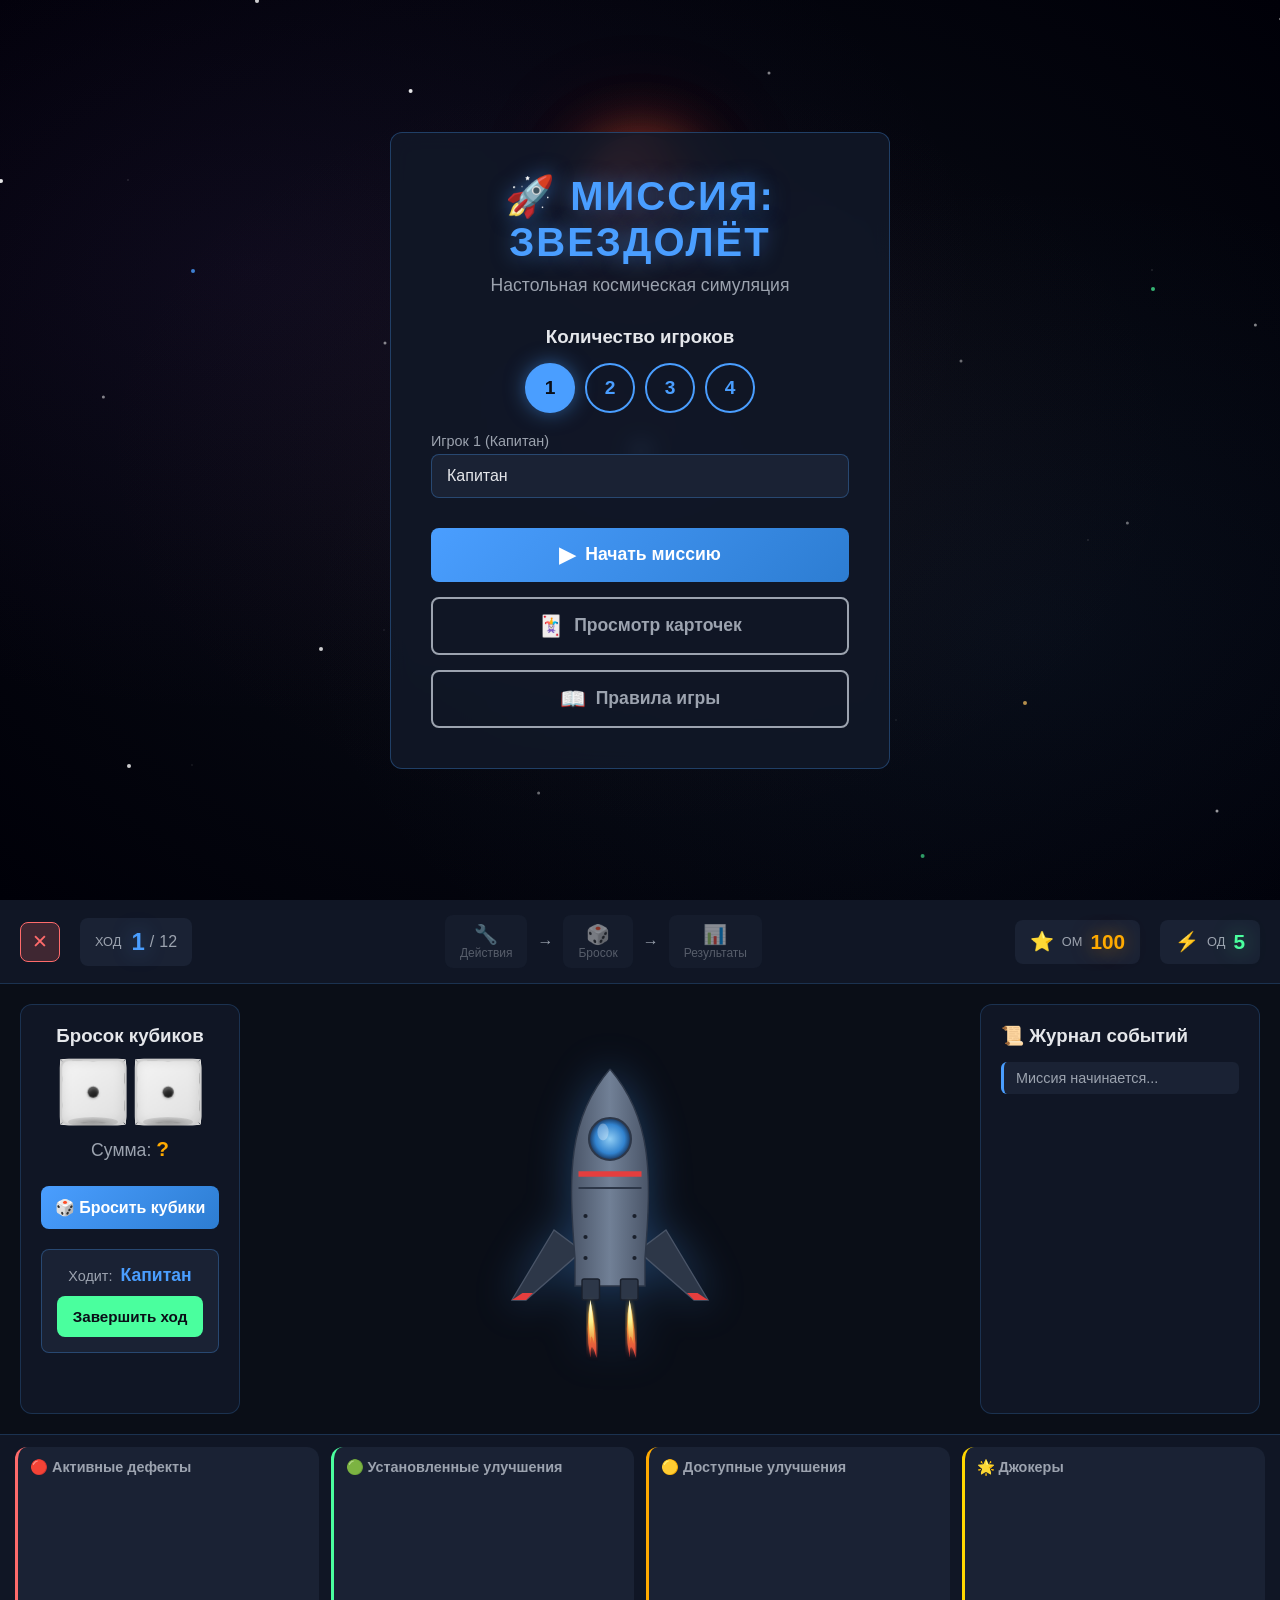
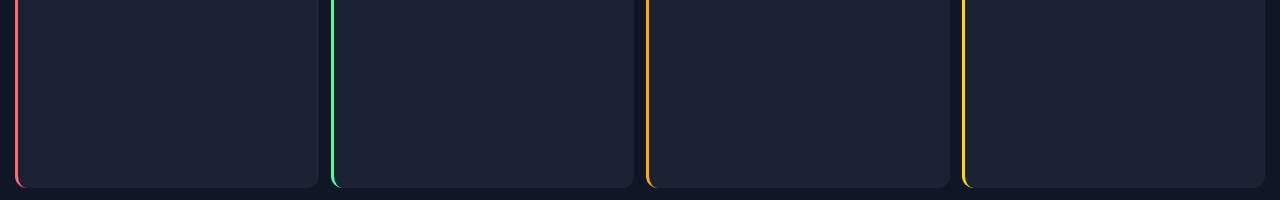
<file: index.html>
<!DOCTYPE html>
<html lang="ru">
<head>
    <meta charset="UTF-8">
    <meta name="viewport" content="width=device-width, initial-scale=1.0">
    <title>Миссия: Звездолёт</title>
    <link rel="stylesheet" href="css/style.css">
</head>
<body>
    <!-- Анимированный фон - полёт к красной планете -->
    <div class="stars-bg">
        <div class="nebula"></div>
        <div class="twinkle"></div>
        <div class="star-streaks s1"></div>
        <div class="star-streaks s2"></div>
        <div class="star-streaks s3"></div>
        <div class="star-streaks s4"></div>
        <div class="star-streaks s5"></div>
        <div class="star-streaks s6"></div>
        <div class="star-streaks s7"></div>
        <div class="star-streaks s8"></div>
        <div class="stars"></div>
        <div class="stars2"></div>
        <div class="stars3"></div>
    </div>

    <!-- Главный контейнер -->
    <div id="app">
        <!-- Экран главного меню -->
        <div id="main-menu" class="screen active">
            <div class="menu-container">
                <h1 class="game-title">
                    <span class="title-icon">🚀</span>
                    МИССИЯ: ЗВЕЗДОЛЁТ
                </h1>
                <p class="subtitle">Настольная космическая симуляция</p>

                <div class="player-setup">
                    <h3>Количество игроков</h3>
                    <div class="player-count-selector">
                        <button class="player-btn active" data-count="1">1</button>
                        <button class="player-btn" data-count="2">2</button>
                        <button class="player-btn" data-count="3">3</button>
                        <button class="player-btn" data-count="4">4</button>
                    </div>

                    <div id="player-names" class="player-names">
                        <div class="player-input">
                            <label>Игрок 1 (Капитан)</label>
                            <input type="text" id="player-1" placeholder="Имя игрока" value="Капитан">
                        </div>
                        <div class="player-input">
                            <label>Игрок 2</label>
                            <input type="text" id="player-2" placeholder="Имя игрока" value="Инженер">
                        </div>
                    </div>
                </div>

                <button id="start-game" class="btn-primary">
                    <span class="btn-icon">▶</span>
                    Начать миссию
                </button>

                <button id="view-cards" class="btn-secondary">
                    <span class="btn-icon">🃏</span>
                    Просмотр карточек
                </button>

                <button id="view-rules" class="btn-secondary">
                    <span class="btn-icon">📖</span>
                    Правила игры
                </button>
            </div>
        </div>

        <!-- Экран просмотра карточек -->
        <div id="cards-viewer" class="screen">
            <div class="viewer-header">
                <button id="back-to-menu" class="btn-back">← Назад</button>
                <h2>Библиотека карточек</h2>
                <div class="card-filters">
                    <button class="filter-btn active" data-filter="all">Все</button>
                    <button class="filter-btn" data-filter="defects">Дефекты</button>
                    <button class="filter-btn" data-filter="upgrades">Улучшения</button>
                    <button class="filter-btn" data-filter="jokers">Джокеры</button>
                </div>
            </div>
            <div id="cards-grid" class="cards-grid"></div>
        </div>

        <!-- Игровой экран -->
        <div id="game-screen" class="screen">
            <!-- Верхняя панель статуса -->
            <div class="game-header">
                <div class="header-left">
                    <button id="exit-game" class="btn-exit">✕</button>
                    <div class="turn-info">
                        <span class="turn-label">ХОД</span>
                        <span id="current-turn" class="turn-number">1</span>
                        <span class="turn-divider">/</span>
                        <span id="max-turns" class="turn-max">12</span>
                    </div>
                </div>

                <div class="header-center">
                    <div class="phase-indicator">
                        <div class="phase planning" data-phase="planning">
                            <span class="phase-icon">🔧</span>
                            <span class="phase-name">Действия</span>
                        </div>
                        <div class="phase-arrow">→</div>
                        <div class="phase dice-roll" data-phase="dice_roll">
                            <span class="phase-icon">🎲</span>
                            <span class="phase-name">Бросок</span>
                        </div>
                        <div class="phase-arrow">→</div>
                        <div class="phase results" data-phase="results">
                            <span class="phase-icon">📊</span>
                            <span class="phase-name">Результаты</span>
                        </div>
                    </div>
                </div>

                <div class="header-right">
                    <div class="resource mission-points">
                        <span class="resource-icon">⭐</span>
                        <span class="resource-label">ОМ</span>
                        <span id="mission-points" class="resource-value">100</span>
                    </div>
                    <div class="resource action-points">
                        <span class="resource-icon">⚡</span>
                        <span class="resource-label">ОД</span>
                        <span id="action-points" class="resource-value">5</span>
                    </div>
                </div>
            </div>

            <!-- Основная игровая область -->
            <div class="game-main">
                <!-- Панель кубиков и игрока -->
                <div class="dice-panel">
                    <h3>Бросок кубиков</h3>
                    <div class="dice-container">
                        <div id="dice-1" class="dice-3d">
                            <div class="dice-cube">
                                <div class="dice-face face-1"><span class="dot"></span></div>
                                <div class="dice-face face-2"><span class="dot"></span><span class="dot"></span></div>
                                <div class="dice-face face-3"><span class="dot"></span><span class="dot"></span><span class="dot"></span></div>
                                <div class="dice-face face-4"><span class="dot"></span><span class="dot"></span><span class="dot"></span><span class="dot"></span></div>
                                <div class="dice-face face-5"><span class="dot"></span><span class="dot"></span><span class="dot"></span><span class="dot"></span><span class="dot"></span></div>
                                <div class="dice-face face-6"><span class="dot"></span><span class="dot"></span><span class="dot"></span><span class="dot"></span><span class="dot"></span><span class="dot"></span></div>
                            </div>
                        </div>
                        <div id="dice-2" class="dice-3d">
                            <div class="dice-cube">
                                <div class="dice-face face-1"><span class="dot"></span></div>
                                <div class="dice-face face-2"><span class="dot"></span><span class="dot"></span></div>
                                <div class="dice-face face-3"><span class="dot"></span><span class="dot"></span><span class="dot"></span></div>
                                <div class="dice-face face-4"><span class="dot"></span><span class="dot"></span><span class="dot"></span><span class="dot"></span></div>
                                <div class="dice-face face-5"><span class="dot"></span><span class="dot"></span><span class="dot"></span><span class="dot"></span><span class="dot"></span></div>
                                <div class="dice-face face-6"><span class="dot"></span><span class="dot"></span><span class="dot"></span><span class="dot"></span><span class="dot"></span><span class="dot"></span></div>
                            </div>
                        </div>
                    </div>
                    <div class="dice-total">
                        Сумма: <span id="dice-total">?</span>
                    </div>
                    <div id="joker-actions" class="joker-actions"></div>
                    <button id="roll-dice" class="btn-dice">🎲 Бросить кубики</button>

                    <!-- Текущий игрок -->
                    <div class="current-player-panel">
                        <div class="player-info">
                            <span class="player-label">Ходит:</span>
                            <span id="current-player-name" class="player-name">Капитан</span>
                        </div>
                        <button id="end-turn" class="btn-end-turn">Завершить ход</button>
                    </div>
                </div>

                <!-- Центральная область - Корабль -->
                <div class="ship-area">
                    <div class="ship-visual">
                        <img src="images/ship.svg" alt="Космический корабль" class="ship-svg">
                    </div>
                </div>

                <!-- Лог событий -->
                <div class="event-log">
                    <h3>📜 Журнал событий</h3>
                    <div id="log-entries" class="log-entries">
                        <div class="log-entry">Миссия начинается...</div>
                    </div>
                </div>
            </div>

            <!-- Нижняя панель с картами -->
            <div class="game-cards">
                <!-- Активные дефекты -->
                <div class="cards-section defects-section">
                    <h3>🔴 Активные дефекты</h3>
                    <div id="active-defects" class="cards-row"></div>
                </div>

                <!-- Установленные улучшения -->
                <div class="cards-section upgrades-section">
                    <h3>🟢 Установленные улучшения</h3>
                    <div id="active-upgrades" class="cards-row"></div>
                </div>

                <!-- Доступные улучшения -->
                <div class="cards-section available-section">
                    <h3>🟡 Доступные улучшения</h3>
                    <div id="available-upgrades" class="cards-row"></div>
                </div>

                <!-- Джокеры игрока -->
                <div class="cards-section jokers-section">
                    <h3>🌟 Джокеры</h3>
                    <div id="player-jokers" class="cards-row"></div>
                </div>
            </div>
        </div>

        <!-- Экран завершения игры -->
        <div id="game-over" class="screen">
            <div class="game-over-container">
                <h1 id="game-over-title">Миссия завершена!</h1>
                <div class="final-score">
                    <span class="score-label">Итоговый счёт:</span>
                    <span id="final-score" class="score-value">0</span>
                    <span class="score-unit">ОМ</span>
                </div>
                <div id="game-over-message" class="game-over-message"></div>
                <button id="play-again" class="btn-primary">Играть снова</button>
                <button id="back-to-menu-end" class="btn-secondary">В меню</button>
            </div>
        </div>

        <!-- Модальное окно карточки -->
        <div id="card-modal" class="modal">
            <div class="modal-content">
                <button class="modal-close">✕</button>
                <div id="modal-card" class="modal-card"></div>
                <div id="modal-actions" class="modal-actions"></div>
            </div>
        </div>

        <!-- Модальное окно секции карточек -->
        <div id="section-modal" class="section-modal">
            <div class="section-modal-content">
                <div class="section-modal-header">
                    <h2 id="section-modal-title" class="section-modal-title"></h2>
                    <button id="section-modal-close" class="section-modal-close">✕</button>
                </div>
                <div id="section-modal-cards" class="section-modal-cards"></div>
            </div>
        </div>

        <!-- Модальное окно J02 - Модуль квантовой удачи -->
        <div id="j02-modal" class="j02-modal">
            <div class="j02-modal-content">
                <h3>🎲 Модуль квантовой удачи</h3>
                <p id="j02-modal-text">Квантовые кости меняют вероятности...</p>
                <div class="j02-dice-display">
                    <div id="j02-dice-1" class="j02-dice">?</div>
                    <span class="j02-plus">+</span>
                    <div id="j02-dice-2" class="j02-dice">?</div>
                    <span class="j02-equals">=</span>
                    <div id="j02-total" class="j02-total">?</div>
                </div>
                <div id="j02-buttons" class="j02-buttons">
                    <!-- Кнопки добавляются динамически -->
                </div>
            </div>
        </div>

        <!-- Модальное окно правил -->
        <div id="rules-modal" class="rules-modal">
            <div class="rules-modal-content">
                <div class="rules-modal-header">
                    <h2 class="rules-modal-title">Правила игры</h2>
                    <button id="rules-modal-close" class="rules-modal-close">✕</button>
                </div>
                <div class="rules-modal-body">
                    <section class="rules-section">
                        <h3>Цель игры</h3>
                        <p>Управляйте космическим кораблём и доведите миссию до конца с максимальным количеством Очков Миссии (ОМ). Игра длится 20 ходов.</p>
                    </section>

                    <section class="rules-section">
                        <h3>Ресурсы</h3>
                        <ul>
                            <li><strong>ОМ (Очки Миссии)</strong> — основной показатель успеха. Начинаете со 100 ОМ.</li>
                            <li><strong>ОД (Очки Действия)</strong> — тратятся на установку улучшений и ремонт. Каждый ход получаете 5 ОД.</li>
                        </ul>
                    </section>

                    <section class="rules-section">
                        <h3>Фазы хода</h3>
                        <ol>
                            <li><strong>Действия</strong> — устанавливайте улучшения, чините дефекты или ремонтируйте сломанные улучшения.</li>
                            <li><strong>Бросок кубиков</strong> — бросьте 2 кубика (сумма 2-12).</li>
                            <li><strong>Результаты</strong> — проверяется срабатывание дефектов и улучшений по выпавшей сумме.</li>
                        </ol>
                    </section>

                    <section class="rules-section">
                        <h3>Карточки</h3>
                        <div class="rules-card-types">
                            <div class="rules-card-type defect">
                                <h4>Дефекты</h4>
                                <p>Наносят урон при срабатывании. Можно починить за ОД. Каждый ход появляется новый дефект.</p>
                            </div>
                            <div class="rules-card-type upgrade">
                                <h4>Улучшения</h4>
                                <p>Приносят ОМ при срабатывании диапазона прибыли. Могут сломаться при выпадении диапазона поломки.</p>
                            </div>
                            <div class="rules-card-type joker">
                                <h4>Джокеры</h4>
                                <p>Особые карты с мощными эффектами. Появляются с 10-го хода. Используются один раз.</p>
                            </div>
                        </div>
                    </section>

                    <section class="rules-section">
                        <h3>Диапазоны срабатывания</h3>
                        <p>Каждая карта имеет диапазон чисел (например, 5-7). Если сумма кубиков попадает в диапазон — карта срабатывает.</p>
                        <ul>
                            <li>Дефекты: один диапазон — при срабатывании наносят урон</li>
                            <li>Улучшения: два диапазона — прибыль (получаете ОМ) и поломка (улучшение ломается)</li>
                        </ul>
                    </section>

                    <section class="rules-section">
                        <h3>Результаты миссии</h3>
                        <ul>
                            <li><strong>150+ ОМ</strong> — Блестящая победа!</li>
                            <li><strong>100-149 ОМ</strong> — Успешная миссия</li>
                            <li><strong>50-99 ОМ</strong> — Миссия завершена с потерями</li>
                            <li><strong>1-49 ОМ</strong> — Критический результат</li>
                            <li><strong>0 и меньше</strong> — Катастрофа</li>
                        </ul>
                    </section>
                </div>
            </div>
        </div>
    </div>

    <script src="js/cards.js"></script>
    <script src="js/app.js"></script>
</body>
</html>
</file>
<file: css/style.css>
/* === ПЕРЕМЕННЫЕ === */
:root {
    --bg-primary: #0a0e17;
    --bg-secondary: #111827;
    --bg-card: #1a2234;
    --bg-panel: rgba(17, 24, 39, 0.9);

    --color-primary: #4a9eff;
    --color-secondary: #4aff9e;
    --color-danger: #ff6b6b;
    --color-warning: #ffaa00;
    --color-text: #e5e7eb;
    --color-text-dim: #9ca3af;

    --glow-blue: 0 0 20px rgba(74, 158, 255, 0.5);
    --glow-green: 0 0 20px rgba(74, 255, 158, 0.5);
    --glow-red: 0 0 20px rgba(255, 107, 107, 0.5);
    --glow-yellow: 0 0 20px rgba(255, 170, 0, 0.5);

    --font-main: 'Segoe UI', Tahoma, Geneva, Verdana, sans-serif;
    --border-radius: 12px;
    --transition: all 0.3s ease;
}

/* === СБРОС И БАЗОВЫЕ СТИЛИ === */
* {
    margin: 0;
    padding: 0;
    box-sizing: border-box;
}

body {
    font-family: var(--font-main);
    background: var(--bg-primary);
    color: var(--color-text);
    min-height: 100vh;
    overflow-x: hidden;
}

/* === АНИМИРОВАННЫЙ ФОН - ПОЛЁТ К КРАСНОЙ ПЛАНЕТЕ === */
.stars-bg {
    position: fixed;
    top: 0;
    left: 0;
    width: 100%;
    height: 100%;
    z-index: -1;
    overflow: hidden;
    background: radial-gradient(ellipse at center, #0a0e17 0%, #000008 100%);
    perspective: 1000px;
}

/* Красная планета (Марс) на горизонте */
.stars-bg::before {
    content: '';
    position: absolute;
    top: 15%;
    left: 50%;
    transform: translateX(-50%);
    width: 120px;
    height: 120px;
    border-radius: 50%;
    background:
        radial-gradient(circle at 35% 35%, #ff6b4a 0%, #cc3d2a 30%, #8b2500 70%, #4a1000 100%);
    box-shadow:
        0 0 60px rgba(255, 100, 50, 0.4),
        0 0 120px rgba(255, 50, 0, 0.2),
        inset -15px -10px 30px rgba(0, 0, 0, 0.5),
        inset 5px 5px 20px rgba(255, 150, 100, 0.3);
    animation: planetPulse 8s ease-in-out infinite, planetApproach 120s linear infinite;
}

/* Кольцо вокруг планеты (атмосфера) */
.stars-bg::after {
    content: '';
    position: absolute;
    top: 15%;
    left: 50%;
    transform: translateX(-50%);
    width: 140px;
    height: 140px;
    border-radius: 50%;
    background: transparent;
    box-shadow:
        0 0 40px rgba(255, 100, 50, 0.15),
        0 0 80px rgba(255, 50, 0, 0.1);
    animation: planetApproach 120s linear infinite;
}

@keyframes planetPulse {
    0%, 100% { box-shadow: 0 0 60px rgba(255, 100, 50, 0.4), 0 0 120px rgba(255, 50, 0, 0.2), inset -15px -10px 30px rgba(0, 0, 0, 0.5), inset 5px 5px 20px rgba(255, 150, 100, 0.3); }
    50% { box-shadow: 0 0 80px rgba(255, 100, 50, 0.5), 0 0 150px rgba(255, 50, 0, 0.3), inset -15px -10px 30px rgba(0, 0, 0, 0.5), inset 5px 5px 20px rgba(255, 150, 100, 0.3); }
}

@keyframes planetApproach {
    0% { transform: translateX(-50%) scale(0.8); opacity: 0.7; }
    50% { transform: translateX(-50%) scale(1.2); opacity: 1; }
    100% { transform: translateX(-50%) scale(0.8); opacity: 0.7; }
}

/* Контейнер для звёзд с эффектом разбегания */
.stars, .stars2, .stars3 {
    position: absolute;
    top: 50%;
    left: 50%;
    width: 2px;
    height: 2px;
    border-radius: 50%;
    transform-style: preserve-3d;
}

/* Слой быстрых звёзд (ближние) */
.stars {
    box-shadow:
        /* Звёзды разлетаются от центра */
        -50vw -30vh 0 1px rgba(255, 255, 255, 0.9),
        60vw -25vh 0 0.5px rgba(255, 255, 255, 0.7),
        -40vw 35vh 0 1px rgba(255, 255, 255, 0.8),
        45vw 40vh 0 0.5px rgba(255, 255, 255, 0.6),
        -70vw -10vh 0 1px white,
        75vw 15vh 0 0.5px rgba(255, 255, 255, 0.7),
        -30vw -50vh 0 1px rgba(255, 255, 255, 0.8),
        35vw 55vh 0 0.5px white,
        -80vw 25vh 0 1px rgba(255, 255, 255, 0.6),
        85vw -35vh 0 1px rgba(255, 255, 255, 0.9),
        -20vw 60vh 0 0.5px rgba(255, 255, 255, 0.7),
        25vw -65vh 0 1px white,
        -90vw -5vh 0 0.5px rgba(255, 255, 255, 0.8),
        95vw 8vh 0 1px rgba(255, 255, 255, 0.6),
        -55vw 45vh 0 1px rgba(255, 255, 255, 0.9),
        50vw -48vh 0 0.5px white;
    animation: starsExpand 20s linear infinite;
}

/* Слой средних звёзд */
.stars2 {
    box-shadow:
        -35vw -20vh 0 1px rgba(74, 158, 255, 0.8),
        40vw -18vh 0 1px rgba(74, 255, 158, 0.7),
        -25vw 22vh 0 1px rgba(255, 255, 255, 0.8),
        30vw 28vh 0 1px rgba(255, 200, 100, 0.7),
        -60vw -8vh 0 1px rgba(74, 158, 255, 0.6),
        55vw 12vh 0 1px white,
        -18vw -40vh 0 1px rgba(255, 255, 255, 0.9),
        22vw 45vh 0 1px rgba(74, 255, 158, 0.6),
        -75vw 18vh 0 1px rgba(255, 170, 100, 0.7),
        70vw -22vh 0 1px rgba(74, 158, 255, 0.8),
        -12vw 52vh 0 1px white,
        15vw -55vh 0 1px rgba(255, 255, 255, 0.7),
        -85vw -15vh 0 1px rgba(74, 255, 158, 0.5),
        80vw 5vh 0 1px rgba(255, 200, 100, 0.8);
    animation: starsExpand 30s linear infinite;
    animation-delay: -10s;
}

/* Слой дальних звёзд (медленные) */
.stars3 {
    box-shadow:
        -20vw -12vh 0 0.5px rgba(255, 255, 255, 0.5),
        25vw -10vh 0 0.5px rgba(255, 255, 255, 0.4),
        -15vw 14vh 0 0.5px rgba(255, 255, 255, 0.5),
        18vw 16vh 0 0.5px rgba(255, 255, 255, 0.4),
        -42vw -6vh 0 0.5px rgba(255, 255, 255, 0.5),
        38vw 8vh 0 0.5px rgba(255, 255, 255, 0.4),
        -10vw -28vh 0 0.5px rgba(255, 255, 255, 0.6),
        12vw 30vh 0 0.5px rgba(255, 255, 255, 0.5),
        -52vw 10vh 0 0.5px rgba(255, 255, 255, 0.4),
        48vw -14vh 0 0.5px rgba(255, 255, 255, 0.5),
        -8vw 38vh 0 0.5px rgba(255, 255, 255, 0.4),
        10vw -42vh 0 0.5px rgba(255, 255, 255, 0.5);
    animation: starsExpand 40s linear infinite;
    animation-delay: -20s;
}

/* Анимация разбегания звёзд от центра */
@keyframes starsExpand {
    0% {
        transform: scale(0) translateZ(0);
        opacity: 0;
    }
    10% {
        opacity: 1;
    }
    90% {
        opacity: 1;
    }
    100% {
        transform: scale(1.5) translateZ(200px);
        opacity: 0;
    }
}

/* Дополнительные мерцающие звёзды на фоне */
.stars-bg .twinkle {
    position: absolute;
    width: 100%;
    height: 100%;
    background-image:
        radial-gradient(1px 1px at 10% 20%, rgba(255,255,255,0.3), transparent),
        radial-gradient(1px 1px at 30% 70%, rgba(255,255,255,0.2), transparent),
        radial-gradient(1px 1px at 50% 40%, rgba(255,255,255,0.3), transparent),
        radial-gradient(1px 1px at 70% 80%, rgba(255,255,255,0.2), transparent),
        radial-gradient(1px 1px at 90% 30%, rgba(255,255,255,0.3), transparent),
        radial-gradient(1px 1px at 15% 85%, rgba(255,255,255,0.2), transparent),
        radial-gradient(1px 1px at 85% 60%, rgba(255,255,255,0.3), transparent);
    animation: twinkle 3s ease-in-out infinite;
}

@keyframes twinkle {
    0%, 100% { opacity: 0.3; }
    50% { opacity: 0.8; }
}

/* Космическая туманность */
.nebula {
    position: absolute;
    top: 0;
    left: 0;
    width: 100%;
    height: 100%;
    background:
        radial-gradient(ellipse at 20% 30%, rgba(100, 50, 150, 0.1) 0%, transparent 50%),
        radial-gradient(ellipse at 80% 70%, rgba(50, 100, 150, 0.08) 0%, transparent 50%),
        radial-gradient(ellipse at 50% 50%, rgba(150, 50, 50, 0.05) 0%, transparent 60%);
    animation: nebulaShift 30s ease-in-out infinite;
}

@keyframes nebulaShift {
    0%, 100% { opacity: 0.6; transform: scale(1); }
    50% { opacity: 0.8; transform: scale(1.1); }
}

/* Световые следы звёзд (эффект варпа) */
.star-streaks {
    position: absolute;
    top: 50%;
    left: 50%;
    width: 2px;
    height: 2px;
    background: white;
    border-radius: 50%;
    box-shadow:
        0 0 6px 2px rgba(255, 255, 255, 0.9),
        0 0 15px 4px rgba(74, 158, 255, 0.5);
}

.star-streaks.s1 {
    --angle: 20deg;
    --duration: 9s;
    --delay: 0s;
    animation: streakFly var(--duration) linear infinite;
    animation-delay: var(--delay);
}

.star-streaks.s2 {
    --angle: -30deg;
    --duration: 11s;
    --delay: -3s;
    animation: streakFly var(--duration) linear infinite;
    animation-delay: var(--delay);
}

.star-streaks.s3 {
    --angle: 160deg;
    --duration: 10s;
    --delay: -6s;
    animation: streakFly var(--duration) linear infinite;
    animation-delay: var(--delay);
}

.star-streaks.s4 {
    --angle: -150deg;
    --duration: 12s;
    --delay: -9s;
    animation: streakFly var(--duration) linear infinite;
    animation-delay: var(--delay);
}

.star-streaks.s5 {
    --angle: 75deg;
    --duration: 8s;
    --delay: -1.5s;
    animation: streakFly var(--duration) linear infinite;
    animation-delay: var(--delay);
}

.star-streaks.s6 {
    --angle: -85deg;
    --duration: 10.5s;
    --delay: -4.5s;
    animation: streakFly var(--duration) linear infinite;
    animation-delay: var(--delay);
}

.star-streaks.s7 {
    --angle: 110deg;
    --duration: 9.5s;
    --delay: -7.5s;
    animation: streakFly var(--duration) linear infinite;
    animation-delay: var(--delay);
}

.star-streaks.s8 {
    --angle: -120deg;
    --duration: 11.5s;
    --delay: -10.5s;
    animation: streakFly var(--duration) linear infinite;
    animation-delay: var(--delay);
}

@keyframes streakFly {
    0% {
        transform: rotate(var(--angle)) translateY(0);
        opacity: 0;
        width: 2px;
        height: 2px;
    }
    5% {
        opacity: 1;
    }
    30% {
        width: 2px;
        height: 40px;
    }
    70% {
        width: 2px;
        height: 100px;
        opacity: 0.9;
    }
    100% {
        transform: rotate(var(--angle)) translateY(120vmax);
        opacity: 0;
        width: 1px;
        height: 200px;
    }
}

/* Дополнительные разлетающиеся частицы */
.stars-bg .stars::before,
.stars-bg .stars2::before,
.stars-bg .stars3::before {
    content: '';
    position: absolute;
    top: 0;
    left: 0;
    width: 100%;
    height: 100%;
    background: radial-gradient(circle at center, rgba(255,255,255,0.1) 0%, transparent 70%);
    animation: centerGlow 4s ease-in-out infinite;
}

@keyframes centerGlow {
    0%, 100% { opacity: 0.3; transform: scale(0.8); }
    50% { opacity: 0.6; transform: scale(1.2); }
}

/* === ЭКРАНЫ === */
.screen {
    display: none;
    min-height: 100vh;
}

.screen.active {
    display: flex;
    flex-direction: column;
}

/* === ГЛАВНОЕ МЕНЮ === */
#main-menu {
    justify-content: center;
    align-items: center;
    padding: 20px;
}

.menu-container {
    background: var(--bg-panel);
    border: 1px solid rgba(74, 158, 255, 0.3);
    border-radius: var(--border-radius);
    padding: 40px;
    max-width: 500px;
    width: 100%;
    text-align: center;
    backdrop-filter: blur(10px);
}

.game-title {
    font-size: 2.5rem;
    font-weight: bold;
    color: var(--color-primary);
    text-shadow: var(--glow-blue);
    margin-bottom: 10px;
    letter-spacing: 2px;
}

.title-icon {
    display: inline-block;
    animation: float 3s ease-in-out infinite;
}

@keyframes float {
    0%, 100% { transform: translateY(0); }
    50% { transform: translateY(-10px); }
}

.subtitle {
    color: var(--color-text-dim);
    margin-bottom: 30px;
    font-size: 1.1rem;
}

.player-setup {
    margin-bottom: 30px;
}

.player-setup h3 {
    margin-bottom: 15px;
    color: var(--color-text);
}

.player-count-selector {
    display: flex;
    justify-content: center;
    gap: 10px;
    margin-bottom: 20px;
}

.player-btn {
    width: 50px;
    height: 50px;
    border: 2px solid var(--color-primary);
    background: transparent;
    color: var(--color-primary);
    font-size: 1.2rem;
    font-weight: bold;
    border-radius: 50%;
    cursor: pointer;
    transition: var(--transition);
}

.player-btn:hover, .player-btn.active {
    background: var(--color-primary);
    color: var(--bg-primary);
    box-shadow: var(--glow-blue);
}

.player-names {
    display: flex;
    flex-direction: column;
    gap: 15px;
}

.player-input {
    text-align: left;
}

.player-input label {
    display: block;
    margin-bottom: 5px;
    color: var(--color-text-dim);
    font-size: 0.9rem;
}

.player-input input {
    width: 100%;
    padding: 12px 15px;
    background: var(--bg-card);
    border: 1px solid rgba(74, 158, 255, 0.3);
    border-radius: 8px;
    color: var(--color-text);
    font-size: 1rem;
    transition: var(--transition);
}

.player-input input:focus {
    outline: none;
    border-color: var(--color-primary);
    box-shadow: var(--glow-blue);
}

/* === КНОПКИ === */
.btn-primary, .btn-secondary {
    display: flex;
    align-items: center;
    justify-content: center;
    gap: 10px;
    width: 100%;
    padding: 15px 25px;
    border: none;
    border-radius: 8px;
    font-size: 1.1rem;
    font-weight: bold;
    cursor: pointer;
    transition: var(--transition);
    margin-top: 15px;
}

.btn-primary {
    background: linear-gradient(135deg, var(--color-primary), #2d7dd2);
    color: white;
}

.btn-primary:hover {
    transform: translateY(-2px);
    box-shadow: var(--glow-blue);
}

.btn-secondary {
    background: transparent;
    border: 2px solid var(--color-text-dim);
    color: var(--color-text-dim);
}

.btn-secondary:hover {
    border-color: var(--color-secondary);
    color: var(--color-secondary);
}

.btn-icon {
    font-size: 1.3rem;
}

/* === ПРОСМОТР КАРТОЧЕК === */
#cards-viewer {
    padding: 20px;
}

.viewer-header {
    display: flex;
    align-items: center;
    gap: 20px;
    margin-bottom: 20px;
    flex-wrap: wrap;
}

.btn-back {
    padding: 10px 20px;
    background: var(--bg-card);
    border: 1px solid var(--color-primary);
    color: var(--color-primary);
    border-radius: 8px;
    cursor: pointer;
    transition: var(--transition);
}

.btn-back:hover {
    background: var(--color-primary);
    color: white;
}

.viewer-header h2 {
    flex: 1;
    color: var(--color-text);
}

.card-filters {
    display: flex;
    gap: 10px;
}

.filter-btn {
    padding: 8px 16px;
    background: transparent;
    border: 1px solid var(--color-text-dim);
    color: var(--color-text-dim);
    border-radius: 20px;
    cursor: pointer;
    transition: var(--transition);
}

.filter-btn:hover {
    border-color: var(--color-primary);
    color: var(--color-primary);
}

.filter-btn.active {
    background: var(--color-primary);
    border-color: var(--color-primary);
    color: white;
}

.cards-grid {
    display: grid;
    grid-template-columns: repeat(auto-fill, minmax(200px, 1fr));
    gap: 20px;
    padding-bottom: 20px;
}

/* === ИГРОВОЙ ЭКРАН === */
#game-screen {
    height: 100vh;
    display: flex;
    flex-direction: column;
}

.game-header {
    display: flex;
    justify-content: space-between;
    align-items: center;
    padding: 15px 20px;
    background: var(--bg-panel);
    border-bottom: 1px solid rgba(74, 158, 255, 0.2);
}

.header-left, .header-right {
    display: flex;
    align-items: center;
    gap: 20px;
}

.btn-exit {
    width: 40px;
    height: 40px;
    background: rgba(255, 107, 107, 0.2);
    border: 1px solid var(--color-danger);
    color: var(--color-danger);
    border-radius: 8px;
    cursor: pointer;
    font-size: 1.2rem;
    transition: var(--transition);
}

.btn-exit:hover {
    background: var(--color-danger);
    color: white;
}

.turn-info {
    display: flex;
    align-items: center;
    gap: 5px;
    background: var(--bg-card);
    padding: 10px 15px;
    border-radius: 8px;
}

.turn-label {
    color: var(--color-text-dim);
    font-size: 0.8rem;
    margin-right: 5px;
}

.turn-number {
    color: var(--color-primary);
    font-size: 1.5rem;
    font-weight: bold;
    text-shadow: var(--glow-blue);
}

.turn-divider {
    color: var(--color-text-dim);
}

.turn-max {
    color: var(--color-text-dim);
}

.header-center {
    flex: 1;
    display: flex;
    justify-content: center;
}

.phase-indicator {
    display: flex;
    align-items: center;
    gap: 10px;
}

.phase {
    display: flex;
    flex-direction: column;
    align-items: center;
    padding: 8px 15px;
    background: var(--bg-card);
    border-radius: 8px;
    opacity: 0.5;
    transition: var(--transition);
}

.phase.active {
    opacity: 1;
    border: 1px solid var(--color-primary);
    box-shadow: var(--glow-blue);
}

.phase-icon {
    font-size: 1.2rem;
}

.phase-name {
    font-size: 0.75rem;
    color: var(--color-text-dim);
}

.phase.active .phase-name {
    color: var(--color-primary);
}

.phase-arrow {
    color: var(--color-text-dim);
}

.resource {
    display: flex;
    align-items: center;
    gap: 8px;
    background: var(--bg-card);
    padding: 10px 15px;
    border-radius: 8px;
}

.resource-icon {
    font-size: 1.2rem;
}

.resource-label {
    color: var(--color-text-dim);
    font-size: 0.8rem;
}

.resource-value {
    font-size: 1.3rem;
    font-weight: bold;
}

.mission-points .resource-value {
    color: var(--color-warning);
    text-shadow: var(--glow-yellow);
}

.action-points .resource-value {
    color: var(--color-secondary);
    text-shadow: var(--glow-green);
}

/* === ОСНОВНАЯ ИГРОВАЯ ОБЛАСТЬ === */
.game-main {
    display: grid;
    grid-template-columns: 250px 1fr 300px;
    gap: 20px;
    padding: 20px;
    height: 50vh;
    min-height: 250px;
    flex-shrink: 0;
}

.dice-panel {
    background: var(--bg-panel);
    border-radius: var(--border-radius);
    padding: 20px;
    text-align: center;
    border: 1px solid rgba(74, 158, 255, 0.2);
}

.dice-panel h3 {
    margin-bottom: 15px;
    color: var(--color-text);
}

.dice-container {
    display: flex;
    justify-content: center;
    gap: 15px;
    margin-bottom: 15px;
}

/* === 3D КУБИКИ === */
.dice-3d {
    width: 60px;
    height: 60px;
    perspective: 300px;
    cursor: pointer;
    position: relative;
}

.dice-cube {
    width: 100%;
    height: 100%;
    position: relative;
    transform-style: preserve-3d;
    transition: transform 0.1s ease-out;
}

.dice-face {
    position: absolute;
    width: 60px;
    height: 60px;
    background: linear-gradient(145deg, #f5f5f5, #e0e0e0);
    border: 2px solid #ccc;
    border-radius: 8px;
    display: grid;
    padding: 8px;
    box-sizing: border-box;
    box-shadow: inset 0 0 10px rgba(0,0,0,0.1);
}

.dice-face .dot {
    width: 10px;
    height: 10px;
    background: radial-gradient(circle at 30% 30%, #333, #111);
    border-radius: 50%;
    box-shadow:
        inset 0 2px 3px rgba(255,255,255,0.3),
        0 1px 2px rgba(0,0,0,0.3);
}

/* Грань 1 - центральная точка */
.face-1 {
    transform: rotateY(0deg) translateZ(30px);
    display: flex;
    align-items: center;
    justify-content: center;
}

/* Грань 6 - противоположная 1 */
.face-6 {
    transform: rotateY(180deg) translateZ(30px);
    grid-template-columns: repeat(2, 1fr);
    grid-template-rows: repeat(3, 1fr);
    align-items: center;
    justify-items: center;
}

/* Грань 2 - диагональ */
.face-2 {
    transform: rotateY(-90deg) translateZ(30px);
    display: flex;
    justify-content: space-between;
    align-items: center;
    flex-direction: column;
    padding: 10px 25px;
}

/* Грань 5 - противоположная 2 */
.face-5 {
    transform: rotateY(90deg) translateZ(30px);
    display: grid;
    grid-template-columns: repeat(3, 1fr);
    grid-template-rows: repeat(3, 1fr);
    align-items: center;
    justify-items: center;
}
.face-5 .dot:nth-child(1) { grid-area: 1 / 1; }
.face-5 .dot:nth-child(2) { grid-area: 1 / 3; }
.face-5 .dot:nth-child(3) { grid-area: 2 / 2; }
.face-5 .dot:nth-child(4) { grid-area: 3 / 1; }
.face-5 .dot:nth-child(5) { grid-area: 3 / 3; }

/* Грань 3 - диагональ */
.face-3 {
    transform: rotateX(90deg) translateZ(30px);
    display: flex;
    justify-content: space-between;
    align-items: center;
    flex-direction: column;
    padding: 8px;
}
.face-3 .dot:nth-child(1) { align-self: flex-end; }
.face-3 .dot:nth-child(2) { align-self: center; }
.face-3 .dot:nth-child(3) { align-self: flex-start; }

/* Грань 4 - противоположная 3 */
.face-4 {
    transform: rotateX(-90deg) translateZ(30px);
    display: grid;
    grid-template-columns: repeat(2, 1fr);
    grid-template-rows: repeat(2, 1fr);
    align-items: center;
    justify-items: center;
    padding: 10px;
}

/* Анимация вращения */
.dice-cube.rolling {
    animation: diceRoll3D 0.8s cubic-bezier(0.4, 0, 0.2, 1);
}

@keyframes diceRoll3D {
    0% {
        transform: rotateX(0deg) rotateY(0deg) rotateZ(0deg);
    }
    20% {
        transform: rotateX(180deg) rotateY(90deg) rotateZ(45deg);
    }
    40% {
        transform: rotateX(360deg) rotateY(180deg) rotateZ(-30deg);
    }
    60% {
        transform: rotateX(540deg) rotateY(270deg) rotateZ(60deg);
    }
    80% {
        transform: rotateX(680deg) rotateY(340deg) rotateZ(-15deg);
    }
    100% {
        transform: rotateX(720deg) rotateY(360deg) rotateZ(0deg);
    }
}

/* Эффект подпрыгивания после броска */
.dice-3d.landed .dice-cube {
    animation: diceLand 0.3s ease-out;
}

@keyframes diceLand {
    0% { transform: translateY(-15px); }
    50% { transform: translateY(3px); }
    70% { transform: translateY(-5px); }
    100% { transform: translateY(0); }
}

/* Финальные позиции для каждого числа */
/* face-1: front, face-6: back, face-2: left, face-5: right, face-3: top, face-4: bottom */
.dice-cube[data-value="1"] { transform: rotateX(0deg) rotateY(0deg); }
.dice-cube[data-value="2"] { transform: rotateX(0deg) rotateY(90deg); }
.dice-cube[data-value="3"] { transform: rotateX(-90deg) rotateY(0deg); }
.dice-cube[data-value="4"] { transform: rotateX(90deg) rotateY(0deg); }
.dice-cube[data-value="5"] { transform: rotateX(0deg) rotateY(-90deg); }
.dice-cube[data-value="6"] { transform: rotateX(0deg) rotateY(180deg); }

/* Подсветка при наведении */
.dice-3d:hover .dice-cube {
    filter: brightness(1.1);
}

/* Тень под кубиком */
.dice-3d::after {
    content: '';
    position: absolute;
    bottom: -5px;
    left: 50%;
    transform: translateX(-50%);
    width: 50px;
    height: 10px;
    background: radial-gradient(ellipse, rgba(0,0,0,0.3), transparent);
    border-radius: 50%;
}

.dice-total {
    font-size: 1.1rem;
    color: var(--color-text-dim);
    margin-bottom: 15px;
}

.dice-total span {
    color: var(--color-warning);
    font-weight: bold;
    font-size: 1.3rem;
}

.btn-dice {
    width: 100%;
    padding: 12px;
    background: linear-gradient(135deg, var(--color-primary), #2d7dd2);
    border: none;
    border-radius: 8px;
    color: white;
    font-size: 1rem;
    font-weight: bold;
    cursor: pointer;
    transition: var(--transition);
}

.btn-dice:hover:not(:disabled) {
    transform: translateY(-2px);
    box-shadow: var(--glow-blue);
}

.btn-dice:disabled {
    opacity: 0.5;
    cursor: not-allowed;
}

/* === ВИЗУАЛ КОРАБЛЯ === */
.ship-area {
    display: flex;
    flex-direction: column;
    align-items: center;
    justify-content: center;
    min-height: 0;
    overflow: visible;
    position: relative;
}

/* === УВЕДОМЛЕНИЯ О СРАБОТАВШИХ СОБЫТИЯХ === */
.event-notification {
    position: absolute;
    top: 50%;
    left: 50%;
    transform: translate(-50%, -50%) scale(0.8);
    padding: 20px 30px;
    background: rgba(17, 24, 39, 0.95);
    border-radius: 12px;
    border: 2px solid var(--color-primary);
    box-shadow: 0 10px 50px rgba(0, 0, 0, 0.8), var(--glow-blue);
    z-index: 100;
    text-align: center;
    min-width: 250px;
    max-width: 350px;
    opacity: 0;
    transition: opacity 0.3s ease, transform 0.3s ease;
    backdrop-filter: blur(10px);
}

.event-notification.show {
    opacity: 1;
    transform: translate(-50%, -50%) scale(1);
}

.event-notification.success {
    border-color: var(--color-secondary);
    box-shadow: 0 10px 50px rgba(0, 0, 0, 0.8), var(--glow-green);
}

.event-notification.defect,
.event-notification.crash {
    border-color: var(--color-danger);
    box-shadow: 0 10px 50px rgba(0, 0, 0, 0.8), var(--glow-red);
}

.event-notification.profit {
    border-color: var(--color-secondary);
    box-shadow: 0 10px 50px rgba(0, 0, 0, 0.8), var(--glow-green);
}

.event-notification.breakdown {
    border-color: var(--color-warning);
    box-shadow: 0 10px 50px rgba(0, 0, 0, 0.8), var(--glow-yellow);
}

.event-notification .event-icon {
    font-size: 2.5rem;
    margin-bottom: 10px;
}

.event-notification .event-title {
    font-size: 1.1rem;
    font-weight: bold;
    color: var(--color-text);
    margin-bottom: 8px;
}

.event-notification .event-message {
    font-size: 0.9rem;
    color: var(--color-text-dim);
    line-height: 1.4;
}

.event-notification.defect .event-title {
    color: var(--color-danger);
}

.event-notification.profit .event-title,
.event-notification.success .event-title {
    color: var(--color-secondary);
}

.event-notification.breakdown .event-title {
    color: var(--color-warning);
}

.event-notification.crash .event-title {
    color: var(--color-danger);
}

/* Индикатор изменения очков в уведомлении */
.event-points {
    font-size: 1.2rem;
    font-weight: bold;
    margin-top: 8px;
    padding: 4px 12px;
    border-radius: 20px;
    display: inline-block;
}

.event-points.points-up {
    color: #4ade80;
    background: rgba(74, 222, 128, 0.2);
    text-shadow: 0 0 10px rgba(74, 222, 128, 0.5);
}

.event-points.points-down {
    color: #f87171;
    background: rgba(248, 113, 113, 0.2);
    text-shadow: 0 0 10px rgba(248, 113, 113, 0.5);
}

/* Анимация ОМ в шапке */
@keyframes flashUp {
    0% { transform: scale(1); color: inherit; }
    50% { transform: scale(1.3); color: #4ade80; text-shadow: 0 0 20px rgba(74, 222, 128, 0.8); }
    100% { transform: scale(1); color: inherit; }
}

@keyframes flashDown {
    0% { transform: scale(1); color: inherit; }
    50% { transform: scale(1.3); color: #f87171; text-shadow: 0 0 20px rgba(248, 113, 113, 0.8); }
    100% { transform: scale(1); color: inherit; }
}

.points-flash-up {
    animation: flashUp 0.6s ease-out;
}

.points-flash-down {
    animation: flashDown 0.6s ease-out;
}

.ship-visual {
    position: relative;
    width: 100%;
    max-width: 300px;
    display: flex;
    align-items: center;
    justify-content: center;
    flex-shrink: 1;
}

.ship-svg {
    width: 100%;
    height: auto;
    max-height: 350px;
    filter: drop-shadow(0 0 20px rgba(74, 158, 255, 0.3));
    transition: var(--transition);
}

.ship-svg:hover {
    filter: drop-shadow(0 0 30px rgba(74, 158, 255, 0.5));
    transform: scale(1.02);
}

/* === ПАНЕЛЬ ИГРОКА В DICE-PANEL === */
.current-player-panel {
    display: flex;
    flex-direction: column;
    align-items: stretch;
    gap: 10px;
    margin-top: 20px;
    padding: 15px;
    background: var(--bg-card);
    border-radius: 8px;
    border: 1px solid rgba(74, 158, 255, 0.3);
}

.player-info {
    display: flex;
    align-items: center;
    gap: 8px;
    justify-content: center;
}

.player-label {
    color: var(--color-text-dim);
    font-size: 0.9rem;
}

.player-name {
    color: var(--color-primary);
    font-weight: bold;
    font-size: 1.1rem;
}

.btn-end-turn {
    width: 100%;
    padding: 12px 15px;
    background: var(--color-secondary);
    border: none;
    border-radius: 8px;
    color: var(--bg-primary);
    font-weight: bold;
    cursor: pointer;
    transition: var(--transition);
    font-size: 0.95rem;
}

.btn-end-turn:hover:not(:disabled) {
    box-shadow: var(--glow-green);
    transform: translateY(-2px);
}

.btn-end-turn:disabled {
    opacity: 0.5;
    cursor: not-allowed;
}

/* === ЛОГ СОБЫТИЙ === */
.event-log {
    background: var(--bg-panel);
    border-radius: var(--border-radius);
    padding: 20px;
    border: 1px solid rgba(74, 158, 255, 0.2);
    display: flex;
    flex-direction: column;
}

.event-log h3 {
    margin-bottom: 15px;
    color: var(--color-text);
}

.log-entries {
    flex: 1;
    overflow-y: auto;
    display: flex;
    flex-direction: column;
    gap: 8px;
}

.log-entry {
    padding: 8px 12px;
    background: var(--bg-card);
    border-radius: 6px;
    font-size: 0.9rem;
    color: var(--color-text-dim);
    border-left: 3px solid var(--color-primary);
}

.log-entry.danger {
    border-left-color: var(--color-danger);
    color: var(--color-danger);
}

.log-entry.success {
    border-left-color: var(--color-secondary);
    color: var(--color-secondary);
}

.log-entry.warning {
    border-left-color: var(--color-warning);
    color: var(--color-warning);
}

/* === ПАНЕЛЬ КАРТОЧЕК (адаптивная) === */
.game-cards {
    display: grid;
    grid-template-columns: repeat(auto-fit, minmax(280px, 1fr));
    gap: 12px;
    padding: 12px 15px;
    background: var(--bg-panel);
    border-top: 1px solid rgba(74, 158, 255, 0.2);
    flex: 1;
    overflow-x: hidden;
    overflow-y: auto;
    position: relative;
}

.cards-section {
    background: var(--bg-card);
    border-radius: var(--border-radius);
    padding: 12px;
    overflow: visible;
    min-width: 0;
    cursor: pointer;
    transition: background-color 0.2s ease, box-shadow 0.2s ease;
}

.cards-section:hover {
    background: rgba(255, 255, 255, 0.03);
    box-shadow: 0 0 10px rgba(255, 255, 255, 0.05);
}

.cards-section h3 {
    font-size: 0.9rem;
    margin-bottom: 10px;
    color: var(--color-text-dim);
}

.defects-section {
    border-left: 3px solid var(--color-danger);
}

.upgrades-section {
    border-left: 3px solid var(--color-secondary);
}

.available-section {
    border-left: 3px solid var(--color-warning);
}

.jokers-section {
    border-left: 3px solid #ffd700;
}

.cards-row {
    display: flex;
    flex-wrap: wrap;
    gap: 8px;
    overflow-x: auto;
    overflow-y: visible;
    padding-bottom: 5px;
}

/* === МИНИ-КАРТОЧКИ (адаптивные) === */
.mini-card {
    position: relative;
    flex: 1 1 140px;
    min-width: 140px;
    max-width: 200px;
    padding: 10px;
    background: var(--bg-secondary);
    border-radius: 10px;
    cursor: pointer;
    transition: var(--transition);
    border: 1px solid transparent;
}

.mini-card:hover {
    border-color: var(--color-primary);
    box-shadow: var(--glow-blue);
}

.mini-card.defect {
    border-left: 3px solid var(--color-danger);
}

.mini-card.upgrade {
    border-left: 3px solid var(--color-secondary);
}

.mini-card.upgrade.broken {
    border-left-color: var(--color-danger);
    border-color: var(--color-danger);
    background: linear-gradient(135deg, rgba(255, 107, 107, 0.15), var(--bg-secondary));
    animation: broken-pulse 2s ease-in-out infinite;
}

.mini-card.upgrade.broken .mini-card-name {
    color: var(--color-danger);
}

.mini-card.upgrade.broken .mini-card-trigger {
    color: var(--color-danger);
    font-weight: bold;
}

@keyframes broken-pulse {
    0%, 100% { box-shadow: 0 0 5px rgba(255, 107, 107, 0.3); }
    50% { box-shadow: 0 0 15px rgba(255, 107, 107, 0.5); }
}

.mini-card.available {
    border-left: 3px solid var(--color-warning);
}

.mini-card.joker {
    border-left: 3px solid #ffd700;
    background: linear-gradient(135deg, var(--bg-secondary), #1a1a2a);
}

.mini-card.joker:hover {
    border-color: #ffd700;
    box-shadow: 0 0 15px rgba(255, 215, 0, 0.3);
}

.mini-card.joker .mini-card-cost {
    color: #ffd700;
}

/* Доступные для взятия джокеры */
.mini-card.available-joker {
    border: 2px dashed #ffd700;
    background: linear-gradient(135deg, rgba(255, 215, 0, 0.1), var(--bg-secondary));
    animation: joker-pulse 1.5s ease-in-out infinite;
}

.mini-card.available-joker:hover {
    border-style: solid;
    box-shadow: 0 0 20px rgba(255, 215, 0, 0.5);
}

.mini-card.available-joker .mini-card-type {
    color: #ffd700;
}

.mini-card.available-joker .mini-card-type::after {
    content: ' (взять)';
    font-size: 0.7em;
}

@keyframes joker-pulse {
    0%, 100% { opacity: 1; }
    50% { opacity: 0.7; }
}

/* === УРОВНИ КРИТИЧНОСТИ МИНИ-КАРТОЧЕК === */
/* Уровни критичности - повышенная специфичность для перекрытия стилей типов */
.mini-card.level-easy,
.mini-card.available.level-easy,
.mini-card.feature.level-easy,
.mini-card.upgrade.level-easy {
    border-left: 3px solid #4ade80 !important;
    background: linear-gradient(135deg, rgba(74, 222, 128, 0.1), var(--bg-secondary));
}

.mini-card.level-easy .mini-card-type {
    color: #4ade80;
}

.mini-card.level-medium,
.mini-card.available.level-medium,
.mini-card.feature.level-medium,
.mini-card.upgrade.level-medium {
    border-left: 3px solid #facc15 !important;
    background: linear-gradient(135deg, rgba(250, 204, 21, 0.1), var(--bg-secondary));
}

.mini-card.level-medium .mini-card-type {
    color: #facc15;
}

.mini-card.level-hard,
.mini-card.available.level-hard,
.mini-card.feature.level-hard,
.mini-card.upgrade.level-hard {
    border-left: 3px solid #fb923c !important;
    background: linear-gradient(135deg, rgba(251, 146, 60, 0.1), var(--bg-secondary));
}

.mini-card.level-hard .mini-card-type {
    color: #fb923c;
}

.mini-card.level-extreme,
.mini-card.available.level-extreme,
.mini-card.feature.level-extreme,
.mini-card.upgrade.level-extreme {
    border-left: 3px solid #f87171 !important;
    background: linear-gradient(135deg, rgba(248, 113, 113, 0.15), var(--bg-secondary));
}

.mini-card.level-extreme .mini-card-type {
    color: #f87171;
}

.mini-card.level-special,
.mini-card.available.level-special,
.mini-card.feature.level-special,
.mini-card.upgrade.level-special {
    border-left: 3px solid #c084fc !important;
    background: linear-gradient(135deg, rgba(192, 132, 252, 0.1), var(--bg-secondary));
}

.mini-card.level-special .mini-card-type {
    color: #c084fc;
}

.mini-card.level-joker,
.mini-card.joker.level-joker {
    border-left: 3px solid #ffd700 !important;
    background: linear-gradient(135deg, rgba(255, 215, 0, 0.1), var(--bg-secondary));
}

.mini-card.level-joker .mini-card-type {
    color: #ffd700;
}

.mini-card-id {
    font-size: 0.7rem;
    color: var(--color-text-dim);
    margin-bottom: 4px;
}

.mini-card-name {
    font-size: 0.95rem;
    font-weight: bold;
    color: var(--color-text);
    margin-bottom: 6px;
    line-height: 1.2;
}

.mini-card-triggers {
    display: flex;
    flex-wrap: wrap;
    gap: 4px;
    margin-bottom: 4px;
}

.mini-card-trigger {
    font-size: 0.7rem;
    color: var(--color-primary);
    padding: 2px 5px;
    background: rgba(74, 158, 255, 0.15);
    border-radius: 4px;
    display: inline-block;
}

.mini-card-trigger.positive {
    color: #4ade80;
    background: rgba(74, 222, 128, 0.15);
}

.mini-card-trigger.negative {
    color: #f87171;
    background: rgba(248, 113, 113, 0.15);
}

.mini-card-effect {
    font-size: 0.75rem;
    color: var(--color-text-dim);
    margin-bottom: 6px;
    line-height: 1.3;
}

.mini-card-cost {
    font-size: 0.8rem;
    color: var(--color-warning);
    font-weight: bold;
}

/* === ЗАГОЛОВКИ СЕКЦИЙ (кликабельные) === */
.cards-section h3 {
    cursor: pointer;
    transition: var(--transition);
    padding: 5px 8px;
    margin: -5px -8px 10px -8px;
    border-radius: 6px;
}

.cards-section h3:hover {
    background: rgba(74, 158, 255, 0.15);
    color: var(--color-primary);
}

.defects-section h3:hover {
    background: rgba(255, 107, 107, 0.15);
    color: var(--color-danger);
}

.upgrades-section h3:hover,
.available-section h3:hover {
    background: rgba(74, 255, 158, 0.15);
    color: var(--color-secondary);
}

.jokers-section h3:hover {
    background: rgba(255, 215, 0, 0.15);
    color: #ffd700;
}

/* === МОДАЛЬНОЕ ОКНО СЕКЦИИ === */
.section-modal {
    display: none;
    position: fixed;
    top: 0;
    left: 0;
    width: 100%;
    height: 100%;
    background: rgba(0, 0, 0, 0.9);
    z-index: 5000;
    justify-content: center;
    align-items: flex-start;
    padding: 20px;
    overflow-y: auto;
}

.section-modal.active {
    display: flex;
}

.section-modal-content {
    background: var(--bg-secondary);
    border-radius: var(--border-radius);
    padding: 25px;
    max-width: 95vw;
    max-height: 90vh;
    overflow-y: auto;
    position: relative;
    border: 1px solid rgba(74, 158, 255, 0.3);
    margin: auto;
}

.section-modal-header {
    display: flex;
    justify-content: space-between;
    align-items: center;
    margin-bottom: 20px;
    padding-bottom: 15px;
    border-bottom: 1px solid rgba(74, 158, 255, 0.2);
}

.section-modal-title {
    font-size: 1.5rem;
    font-weight: bold;
    color: var(--color-text);
}

.section-modal-close {
    width: 40px;
    height: 40px;
    background: transparent;
    border: 1px solid var(--color-text-dim);
    color: var(--color-text-dim);
    border-radius: 50%;
    cursor: pointer;
    font-size: 1.2rem;
    transition: var(--transition);
}

.section-modal-close:hover {
    background: var(--color-danger);
    border-color: var(--color-danger);
    color: white;
}

.section-modal-cards {
    display: flex;
    flex-wrap: wrap;
    gap: 20px;
    justify-content: center;
    align-items: flex-start;
}

.section-modal-card {
    cursor: pointer;
    transition: var(--transition);
    border-radius: var(--border-radius);
    overflow: hidden;
    width: 280px;
    flex-shrink: 0;
}

.section-modal-card:hover {
    transform: translateY(-5px);
    box-shadow: var(--glow-blue);
}

.section-modal-card svg {
    width: 100%;
    height: auto;
    display: block;
}

@media (max-width: 640px) {
    .section-modal-card {
        width: 100%;
        max-width: 300px;
    }
}

/* Цвета модального окна по типам */
.section-modal.defects .section-modal-title {
    color: var(--color-danger);
}

.section-modal.defects .section-modal-content {
    border-color: rgba(255, 107, 107, 0.3);
}

.section-modal.upgrades .section-modal-title,
.section-modal.available .section-modal-title {
    color: var(--color-secondary);
}

.section-modal.upgrades .section-modal-content,
.section-modal.available .section-modal-content {
    border-color: rgba(74, 255, 158, 0.3);
}

.section-modal.jokers .section-modal-title {
    color: #ffd700;
}

.section-modal.jokers .section-modal-content {
    border-color: rgba(255, 215, 0, 0.3);
}

/* === МОДАЛЬНОЕ ОКНО ПРАВИЛ === */
.rules-modal {
    display: none;
    position: fixed;
    top: 0;
    left: 0;
    width: 100%;
    height: 100%;
    background: rgba(0, 0, 0, 0.9);
    z-index: 6000;
    justify-content: center;
    align-items: flex-start;
    padding: 20px;
    overflow-y: auto;
}

.rules-modal.active {
    display: flex;
}

.rules-modal-content {
    background: var(--bg-secondary);
    border-radius: var(--border-radius);
    padding: 30px;
    max-width: 800px;
    width: 100%;
    position: relative;
    border: 1px solid rgba(74, 158, 255, 0.3);
    margin: auto;
}

.rules-modal-header {
    display: flex;
    justify-content: space-between;
    align-items: center;
    margin-bottom: 25px;
    padding-bottom: 15px;
    border-bottom: 1px solid rgba(74, 158, 255, 0.2);
}

.rules-modal-title {
    font-size: 1.8rem;
    font-weight: bold;
    color: var(--color-primary);
    text-shadow: var(--glow-blue);
}

.rules-modal-close {
    width: 40px;
    height: 40px;
    background: transparent;
    border: 1px solid var(--color-text-dim);
    color: var(--color-text-dim);
    border-radius: 50%;
    cursor: pointer;
    font-size: 1.2rem;
    transition: var(--transition);
}

.rules-modal-close:hover {
    background: var(--color-danger);
    border-color: var(--color-danger);
    color: white;
}

.rules-modal-body {
    color: var(--color-text);
    line-height: 1.6;
}

.rules-section {
    margin-bottom: 25px;
}

.rules-section h3 {
    color: var(--color-primary);
    font-size: 1.2rem;
    margin-bottom: 12px;
    padding-bottom: 8px;
    border-bottom: 1px solid rgba(74, 158, 255, 0.2);
}

.rules-section p {
    margin-bottom: 10px;
    color: var(--color-text-dim);
}

.rules-section ul,
.rules-section ol {
    margin-left: 20px;
    color: var(--color-text-dim);
}

.rules-section li {
    margin-bottom: 8px;
}

.rules-section strong {
    color: var(--color-text);
}

.rules-card-types {
    display: grid;
    grid-template-columns: repeat(auto-fit, minmax(200px, 1fr));
    gap: 15px;
    margin-top: 15px;
}

.rules-card-type {
    padding: 15px;
    border-radius: 10px;
    background: var(--bg-card);
}

.rules-card-type h4 {
    font-size: 1rem;
    margin-bottom: 8px;
}

.rules-card-type p {
    font-size: 0.9rem;
    margin-bottom: 0;
}

.rules-card-type.defect {
    border-left: 3px solid var(--color-danger);
}

.rules-card-type.defect h4 {
    color: var(--color-danger);
}

.rules-card-type.upgrade {
    border-left: 3px solid var(--color-secondary);
}

.rules-card-type.upgrade h4 {
    color: var(--color-secondary);
}

.rules-card-type.joker {
    border-left: 3px solid #ffd700;
}

.rules-card-type.joker h4 {
    color: #ffd700;
}

/* === МОДАЛЬНОЕ ОКНО === */
.modal {
    display: none;
    position: fixed;
    top: 0;
    left: 0;
    width: 100%;
    height: 100%;
    background: rgba(0, 0, 0, 0.8);
    z-index: 1000;
    justify-content: center;
    align-items: center;
    padding: 20px;
}

.modal.active {
    display: flex;
}

.modal-content {
    background: var(--bg-secondary);
    border-radius: var(--border-radius);
    padding: 30px;
    max-width: 400px;
    width: 100%;
    position: relative;
    border: 1px solid rgba(74, 158, 255, 0.3);
}

.modal-close {
    position: absolute;
    top: 15px;
    right: 15px;
    width: 30px;
    height: 30px;
    background: transparent;
    border: 1px solid var(--color-text-dim);
    color: var(--color-text-dim);
    border-radius: 50%;
    cursor: pointer;
    transition: var(--transition);
}

.modal-close:hover {
    background: var(--color-danger);
    border-color: var(--color-danger);
    color: white;
}

.modal-card {
    margin-bottom: 20px;
}

.modal-actions {
    display: flex;
    gap: 10px;
}

.modal-actions button {
    flex: 1;
    padding: 12px;
    border: none;
    border-radius: 8px;
    font-weight: bold;
    cursor: pointer;
    transition: var(--transition);
}

.btn-action {
    background: var(--color-secondary);
    color: var(--bg-primary);
}

.btn-action:hover:not(:disabled) {
    box-shadow: var(--glow-green);
}

.btn-action:disabled {
    opacity: 0.5;
    cursor: not-allowed;
}

.modal-hint {
    padding: 10px 15px;
    background: rgba(74, 158, 255, 0.15);
    border: 1px solid rgba(74, 158, 255, 0.3);
    border-radius: 8px;
    color: var(--color-primary);
    font-size: 0.9rem;
    text-align: center;
    margin-bottom: 10px;
}

.btn-cancel {
    background: transparent;
    border: 1px solid var(--color-text-dim);
    color: var(--color-text-dim);
}

.btn-cancel:hover {
    border-color: var(--color-danger);
    color: var(--color-danger);
}

/* === ЭКРАН КОНЦА ИГРЫ === */
#game-over {
    justify-content: center;
    align-items: center;
    padding: 20px;
}

.game-over-container {
    background: var(--bg-panel);
    border-radius: var(--border-radius);
    padding: 50px;
    text-align: center;
    max-width: 500px;
    border: 1px solid rgba(74, 158, 255, 0.3);
}

.game-over-container h1 {
    font-size: 2rem;
    color: var(--color-primary);
    margin-bottom: 30px;
    text-shadow: var(--glow-blue);
}

.final-score {
    display: flex;
    align-items: center;
    justify-content: center;
    gap: 10px;
    margin-bottom: 20px;
}

.score-label {
    color: var(--color-text-dim);
}

.score-value {
    font-size: 3rem;
    font-weight: bold;
    color: var(--color-warning);
    text-shadow: var(--glow-yellow);
}

.score-unit {
    color: var(--color-text-dim);
}

.game-over-message {
    color: var(--color-text-dim);
    margin-bottom: 30px;
    font-size: 1.1rem;
}

/* === SVG КАРТОЧКА В СЕТКЕ === */
.card-wrapper {
    cursor: pointer;
    transition: var(--transition);
    border-radius: var(--border-radius);
    overflow: hidden;
}

.card-wrapper:hover {
    transform: translateY(-5px);
    box-shadow: var(--glow-blue);
}

.card-wrapper svg {
    width: 100%;
    height: auto;
    display: block;
}

/* === АДАПТИВНОСТЬ === */
@media (max-width: 1400px) {
    .game-main {
        grid-template-columns: 220px 1fr 280px;
    }
}

@media (max-width: 1200px) {
    .game-main {
        grid-template-columns: 200px 1fr 250px;
    }

    .mini-card {
        min-width: 120px;
        max-width: 160px;
        padding: 8px;
    }

    .mini-card-name {
        font-size: 0.85rem;
    }
}

@media (max-width: 992px) {
    .game-main {
        grid-template-columns: 1fr;
        grid-template-rows: auto auto auto;
        height: auto;
        min-height: auto;
    }

    .dice-panel, .event-log {
        order: 1;
    }

    .ship-area {
        order: 0;
    }

    .game-cards {
        grid-template-columns: repeat(auto-fit, minmax(250px, 1fr));
    }

    .mini-card {
        min-width: 130px;
        max-width: none;
    }
}

@media (max-width: 768px) {
    .game-title {
        font-size: 1.8rem;
    }

    .phase-indicator {
        flex-wrap: wrap;
        justify-content: center;
    }

    .header-center {
        order: 3;
        flex-basis: 100%;
        margin-top: 10px;
    }

    .game-header {
        flex-wrap: wrap;
    }

    .game-cards {
        grid-template-columns: 1fr;
        padding: 10px;
    }

    .cards-section {
        padding: 10px;
    }

    .mini-card {
        min-width: 100px;
        flex: 1 1 100px;
    }
}

@media (max-width: 480px) {
    .mini-card {
        min-width: 80px;
        flex: 1 1 80px;
        padding: 6px;
    }

    .mini-card-name {
        font-size: 0.75rem;
    }

    .mini-card-trigger,
    .mini-card-effect,
    .mini-card-cost {
        font-size: 0.65rem;
    }
}

/* === СКРОЛЛБАР === */
::-webkit-scrollbar {
    width: 8px;
    height: 8px;
}

::-webkit-scrollbar-track {
    background: var(--bg-card);
    border-radius: 4px;
}

::-webkit-scrollbar-thumb {
    background: var(--color-primary);
    border-radius: 4px;
}

::-webkit-scrollbar-thumb:hover {
    background: #5aafff;
}

/* === КНОПКИ ИНТЕРАКТИВНЫХ ДЖОКЕРОВ === */
.joker-actions {
    display: flex;
    flex-direction: column;
    gap: 8px;
    margin: 10px 0;
}

.btn-joker-action {
    background: linear-gradient(135deg, #9b59b6 0%, #8e44ad 100%);
    color: white;
    border: none;
    padding: 10px 16px;
    border-radius: 8px;
    font-size: 13px;
    font-weight: 500;
    cursor: pointer;
    transition: all 0.3s ease;
    text-align: left;
    box-shadow: 0 2px 10px rgba(155, 89, 182, 0.3);
}

.btn-joker-action:hover {
    background: linear-gradient(135deg, #a569bd 0%, #9b59b6 100%);
    transform: translateY(-2px);
    box-shadow: 0 4px 15px rgba(155, 89, 182, 0.5);
}

.btn-joker-action:active {
    transform: translateY(0);
}

/* === МОДАЛЬНОЕ ОКНО J02 - МОДУЛЬ КВАНТОВОЙ УДАЧИ === */
.j02-modal {
    display: none;
    position: fixed;
    top: 0;
    left: 0;
    width: 100%;
    height: 100%;
    background: rgba(0, 0, 0, 0.9);
    z-index: 7000;
    justify-content: center;
    align-items: center;
    padding: 20px;
    backdrop-filter: blur(5px);
}

.j02-modal.active {
    display: flex;
    animation: fadeIn 0.3s ease-out;
}

@keyframes fadeIn {
    from { opacity: 0; }
    to { opacity: 1; }
}

.j02-modal-content {
    background: linear-gradient(145deg, var(--bg-secondary), #151b2a);
    border-radius: var(--border-radius);
    padding: 30px 40px;
    max-width: 450px;
    width: 100%;
    position: relative;
    border: 2px solid #a855f7;
    box-shadow:
        0 0 30px rgba(168, 85, 247, 0.4),
        0 20px 50px rgba(0, 0, 0, 0.5);
    text-align: center;
    animation: scaleIn 0.3s ease-out;
}

@keyframes scaleIn {
    from { transform: scale(0.8); opacity: 0; }
    to { transform: scale(1); opacity: 1; }
}

.j02-modal-content h3 {
    color: #a855f7;
    font-size: 1.4rem;
    margin-bottom: 10px;
    text-shadow: 0 0 10px rgba(168, 85, 247, 0.5);
}

.j02-modal-content p {
    color: var(--color-text-dim);
    margin-bottom: 20px;
    font-size: 1rem;
    line-height: 1.4;
}

.j02-dice-display {
    display: flex;
    justify-content: center;
    align-items: center;
    gap: 20px;
    margin: 25px 0;
    padding: 20px;
    background: rgba(0, 0, 0, 0.3);
    border-radius: 12px;
    border: 1px solid rgba(168, 85, 247, 0.3);
}

.j02-dice {
    display: flex;
    justify-content: center;
    align-items: center;
    width: 60px;
    height: 60px;
    background: linear-gradient(145deg, #f5f5f5, #e0e0e0);
    border: 2px solid #ccc;
    border-radius: 10px;
    font-size: 2rem;
    font-weight: bold;
    color: #333;
    box-shadow:
        inset 0 0 10px rgba(0, 0, 0, 0.1),
        0 4px 10px rgba(0, 0, 0, 0.3);
}

.j02-plus {
    font-size: 1.5rem;
    color: var(--color-text-dim);
}

.j02-equals {
    font-size: 1.5rem;
    color: var(--color-text-dim);
}

.j02-total {
    font-size: 2rem;
    font-weight: bold;
    color: var(--color-warning);
    text-shadow: 0 0 10px rgba(255, 170, 0, 0.5);
}

.j02-buttons {
    display: flex;
    flex-direction: column;
    gap: 12px;
    margin-top: 20px;
}

.btn-j02 {
    display: flex;
    align-items: center;
    justify-content: center;
    gap: 10px;
    padding: 14px 20px;
    background: linear-gradient(135deg, #9333ea, #7c3aed);
    border: none;
    border-radius: 10px;
    color: white;
    font-size: 1rem;
    font-weight: 600;
    cursor: pointer;
    transition: all 0.3s ease;
    box-shadow: 0 4px 15px rgba(147, 51, 234, 0.4);
}

.btn-j02:hover {
    background: linear-gradient(135deg, #a855f7, #8b5cf6);
    transform: translateY(-2px);
    box-shadow: 0 6px 20px rgba(168, 85, 247, 0.5);
}

.btn-j02:active {
    transform: translateY(0);
}

.btn-j02-skip {
    background: transparent;
    border: 2px solid var(--color-text-dim);
    color: var(--color-text-dim);
    box-shadow: none;
}

.btn-j02-skip:hover {
    background: rgba(255, 255, 255, 0.1);
    border-color: var(--color-text);
    color: var(--color-text);
    box-shadow: none;
}

/* Адаптивность для J02 модала */
@media (max-width: 480px) {
    .j02-modal-content {
        padding: 20px;
    }

    .j02-modal-content h3 {
        font-size: 1.2rem;
    }

    .j02-dice {
        width: 50px;
        height: 50px;
        font-size: 1.6rem;
    }

    .j02-dice-display {
        gap: 15px;
        padding: 15px;
    }

    .btn-j02 {
        padding: 12px 16px;
        font-size: 0.9rem;
    }
}
</file>
